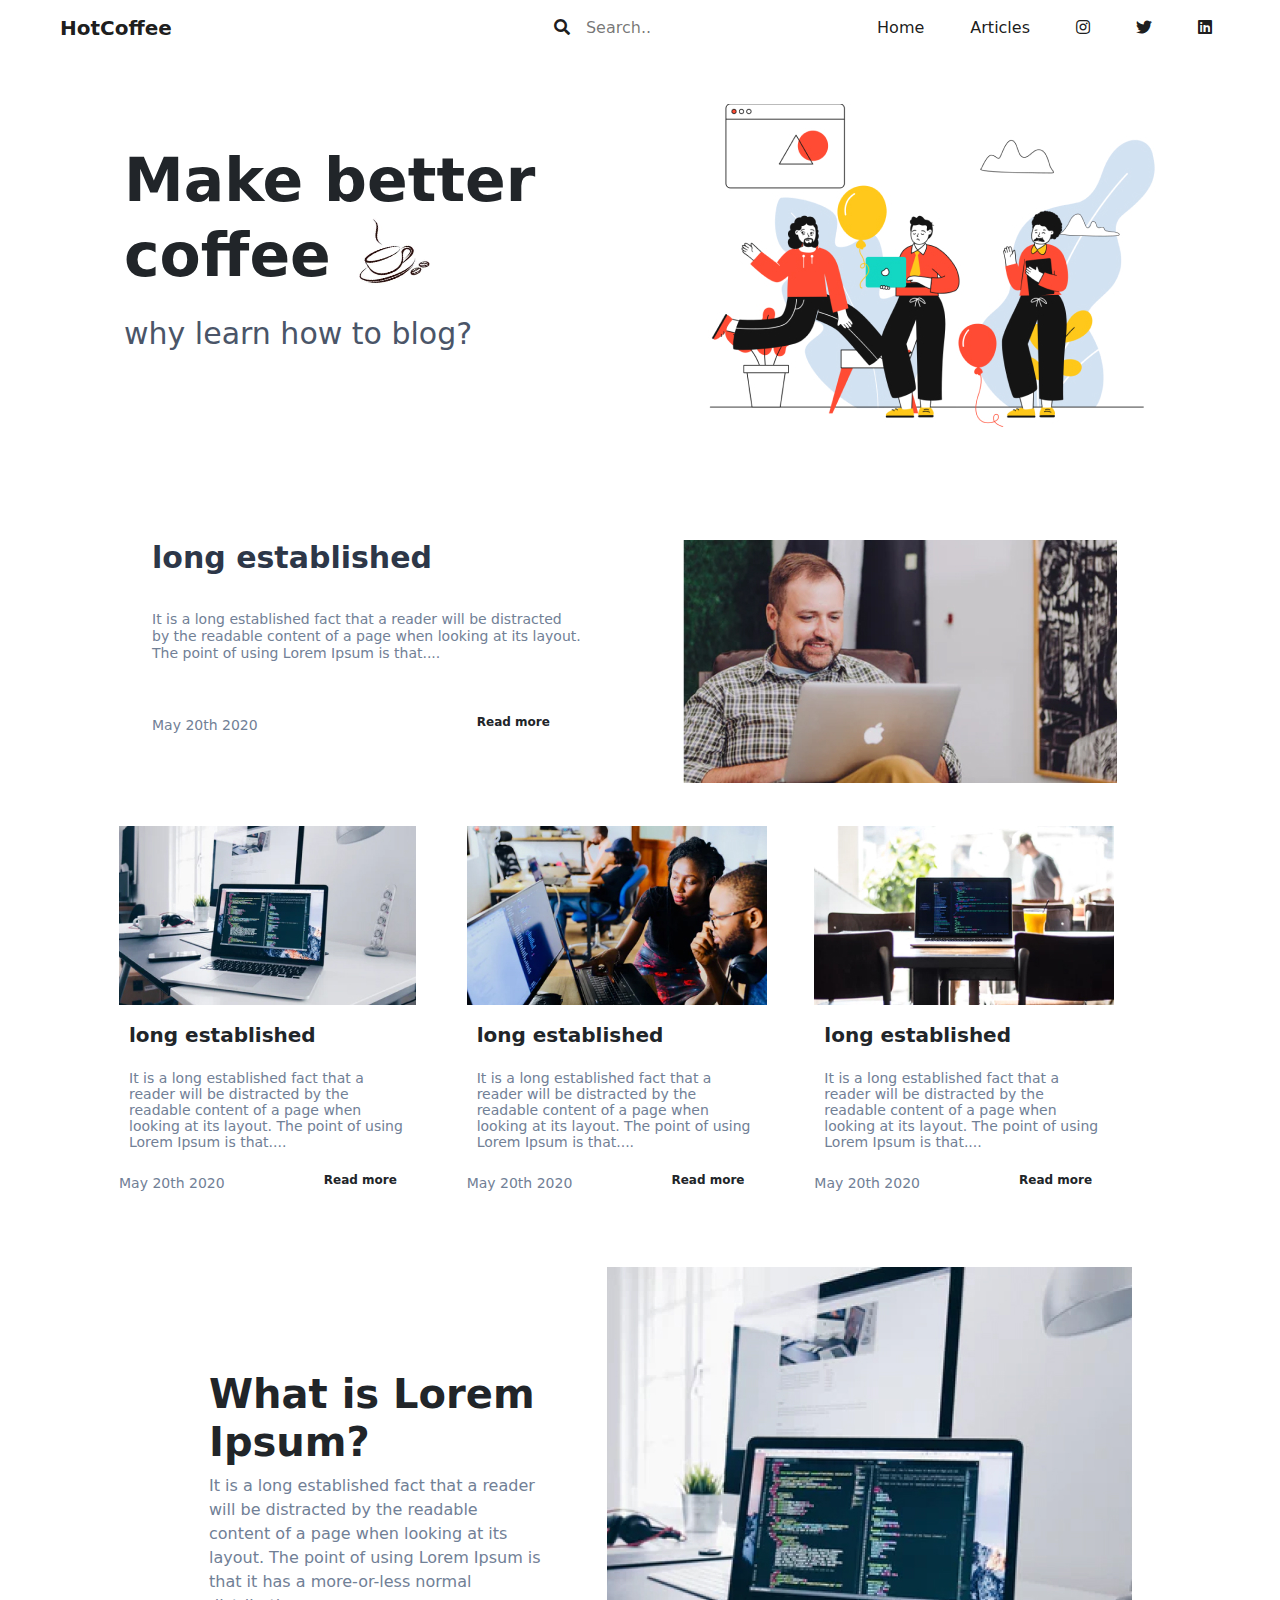
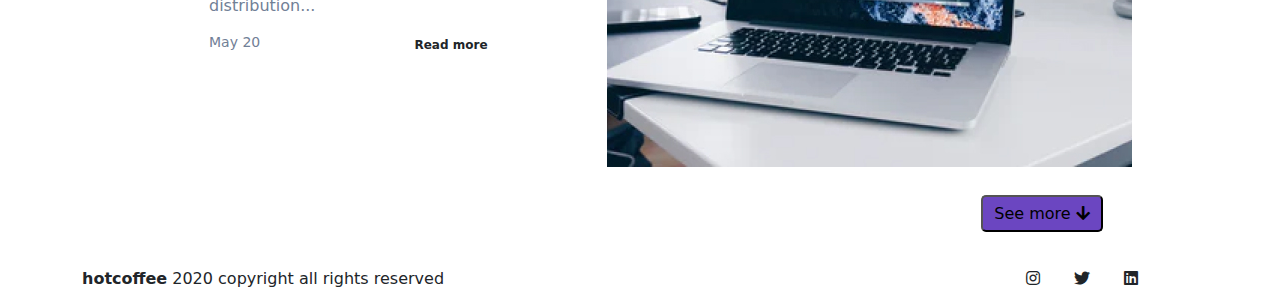
<file: minimal_blog/index.html>
<!DOCTYPE html>
<html lang="en">

<head>
    <meta charset="UTF-8">
    <meta http-equiv="X-UA-Compatible" content="IE=edge">
    <meta name="viewport" content="width=device-width, initial-scale=1.0">
    <title>Minimal blog</title>
    <link rel="stylesheet" href="bootstrap-5.1.3-dist/css/bootstrap.css">
    <link rel="stylesheet" href="main.css">
    <link href="https://fonts.googleapis.com/css2?family=Roboto:wght@400;700&display=swap" rel="stylesheet">
    <link rel="stylesheet" href="https://pro.fontawesome.com/releases/v5.10.0/css/all.css">
</head>

<body>
    <header class="header">
        <nav class="navbar navbar-expand-md navbar-light bg-white">
            <div class="container-fluid ms-5 mt-0">
                <a class="navbar-brand " href="#">HotCoffee</a>
                <button class="navbar-toggler" type="button" data-bs-toggle="collapse" data-bs-target="#navbarNav" aria-controls="navbarNav" aria-expanded="false" aria-label="Toggle navigation">
                <span class="navbar-toggler-icon"></span>
              </button>
                <div class="collapse navbar-collapse justify-content-end me-5" id="navbarNav">
                    <ul class="navbar-nav ">
                        <li class="nav-item">
                            <a class="nav-link active"><i class="fas fa-search"></i></a>
                        </li>
                        <li class="nav-item">
                            <a class="nav-link" aria-current="page" href="#">Search..</a>
                        </li>
                        <li class="nav-item">
                            <a class="nav-link active" aria-current="page" href="#">Home</a>
                        </li>
                        <li class="nav-item">
                            <a class="nav-link active" href="#">Articles</a>
                        </li>
                        <li class="nav-item">
                            <a class="nav-link active" href="#"><i class="fab fa-instagram"></i></a>
                        </li>
                        <li class="nav-item">
                            <a class="nav-link active" href="#"><i class="fab fa-twitter"></i></a>
                        </li>
                        <li class="nav-item">
                            <a class="nav-link active" href="#"><i class="fab fa-linkedin"></i></a>
                        </li>

                    </ul>
                </div>
            </div>
        </nav>
    </header>
    <div class="container-fluid">
        <div class="section1">
            <div class="row mt-5">
                <div class="col-6">
                    <h1>Make better <br> coffee
                        <img src="images/coffee.gif" alt="">
                    </h1>
                    <span>why learn how to blog?</span>
                </div>
                <div class="col-6">
                    <a href="#"><img src="images/image(1).jpg" alt=""></a>
                </div>
            </div>
        </div>
        <div class="section2">
            <div class="row">
                <div class="col-6">
                    <h2>long established</h2>
                    <p>It is a long established fact that a reader will be distracted <br> by the readable content of a page when looking at its layout. <br> The point of using Lorem Ipsum is that....</p>
                    <span>May 20th 2020</span>
                    <button class="btn btn-sm active">Read more</button>
                </div>
                <div class="col-6">
                    <img src="images/image(6).jpg" alt="">
                </div>
            </div>
        </div>
        <div class="section3">
            <div class="row">
                <div class="col-4">
                    <img src="images/image(5).jpg" alt="">
                    <h3>long established</h3>
                    <p>It is a long established fact that a <br> reader will be distracted by the <br> readable content of a page when <br> looking at its layout. The point of using <br> Lorem Ipsum is that....</p>
                    <span>May 20th 2020</span>
                    <button class="btn btn-sm active">Read more</button>
                </div>
                <div class="col-4">
                    <img src="images/image(4).jpg" alt="">
                    <h3>long established</h3>
                    <p>It is a long established fact that a <br> reader will be distracted by the <br> readable content of a page when <br> looking at its layout. The point of using <br> Lorem Ipsum is that....</p>
                    <span>May 20th 2020</span>
                    <button class="btn btn-sm active">Read more</button>
                </div>
                <div class="col-4">
                    <img src="images/image(3).jpg" alt="">
                    <h3>long established</h3>
                    <p>It is a long established fact that a <br> reader will be distracted by the <br> readable content of a page when <br> looking at its layout. The point of using <br> Lorem Ipsum is that....</p>
                    <span>May 20th 2020</span>
                    <button class="btn btn-sm active">Read more</button>
                </div>
            </div>
        </div>
        <div class="section4">
            <div class="row">
                <div class="col-6 last">
                    <h1>What is Lorem <br> Ipsum?</h1>
                    <p>It is a long established fact that a reader <br> will be distracted by the readable <br> content of a page when looking at its <br> layout. The point of using Lorem Ipsum is <br> that it has a more-or-less normal <br> distribution...</p>
                    <span>May 20</span>
                    <button class="btn btn-sm active">Read more</button>
                </div>
                <div class="col-6 last1">
                    <img src="images/image(2).jpg" alt="">
                    <button class="button">See more <i class="fa fa-arrow-down"></i></button>
                </div>
            </div>
        </div>
        <div class="container">
            <div class="footer d-flex justify-content-between">
                <div class="left">
                    <p><span>hotcoffee</span> 2020 copyright all rights reserved</p>
                </div>
                <div class="right">
                    <ul class="d-flex list-unstyled">
                        <li><a href="#" class="text-dark"><i class="fab fa-instagram"></i></a></li>
                        <li><a href="#" class="text-dark"><i class="fab fa-twitter"></i></a></li>
                        <li><a href="#" class="text-dark"><i class="fab fa-linkedin"></i></a></li>
                    </ul>
                </div>
            </div>
        </div>



    </div>




</body>

</html>
</file>
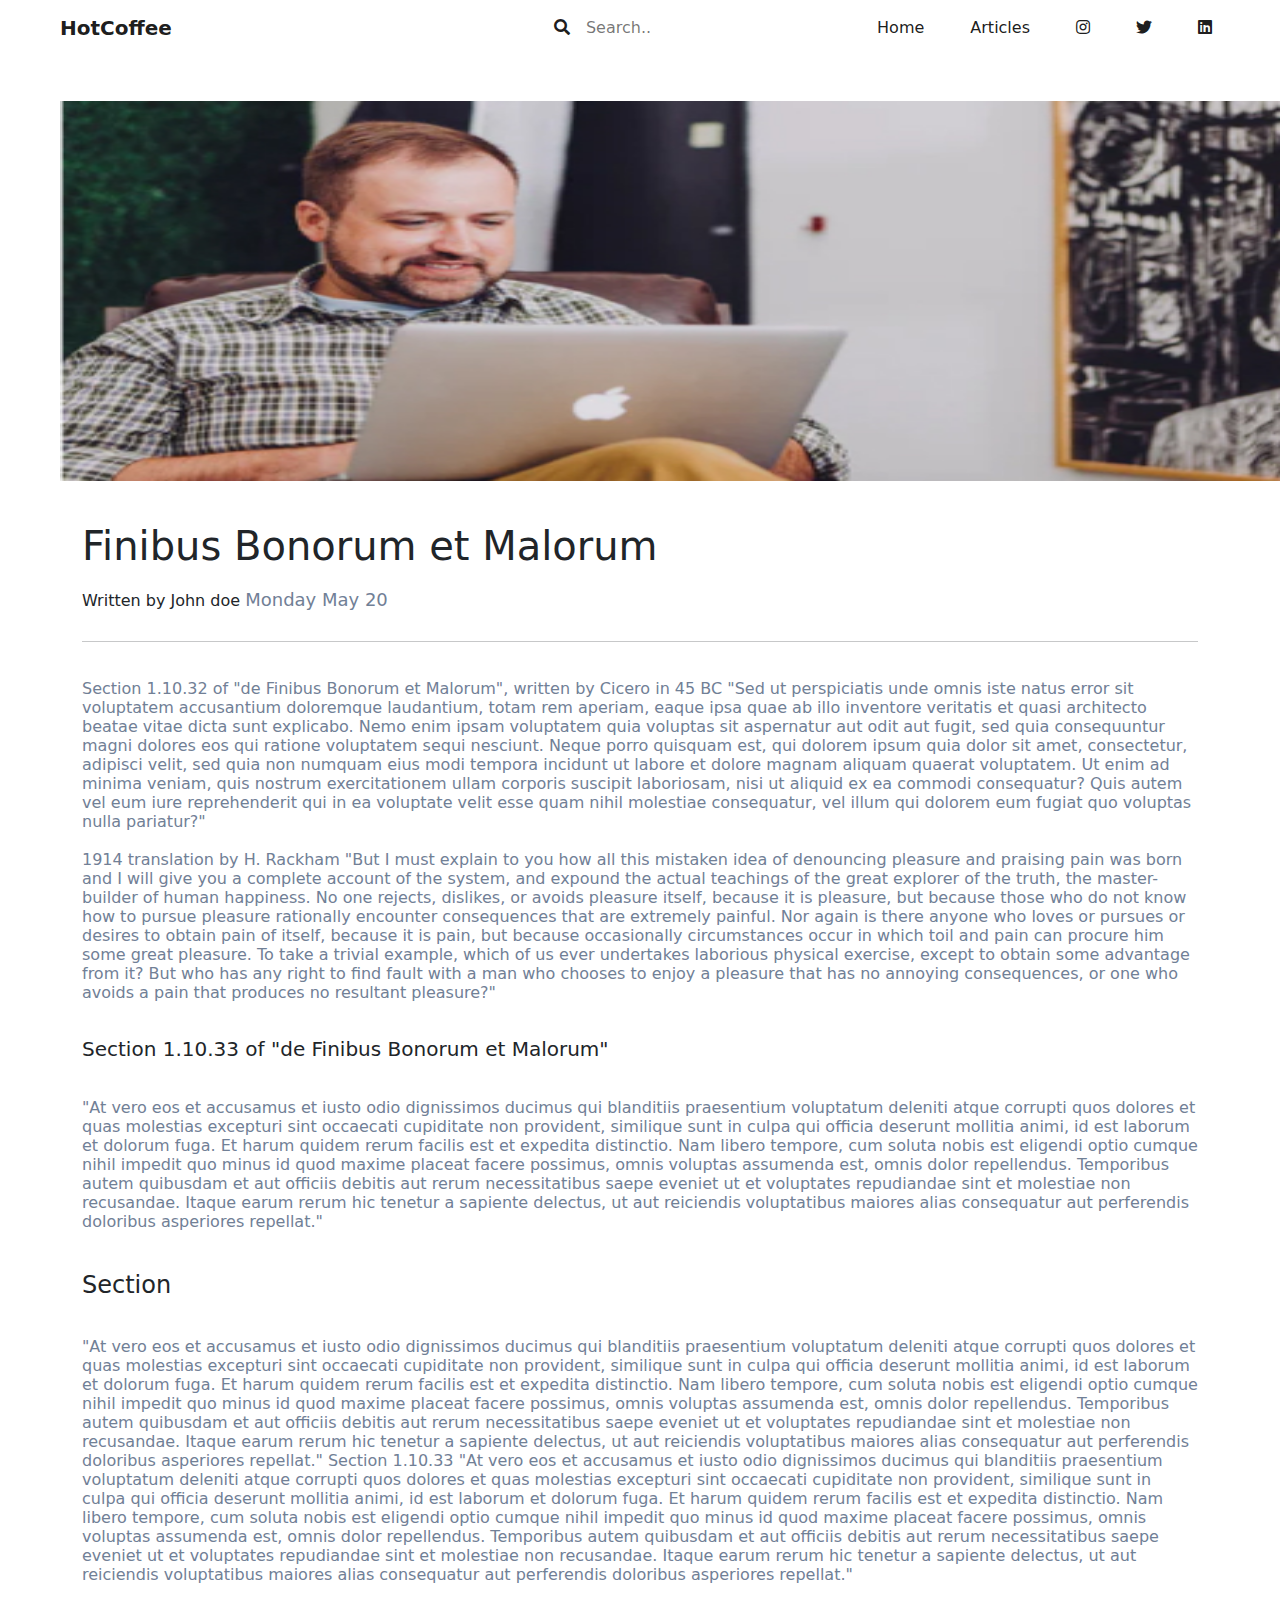
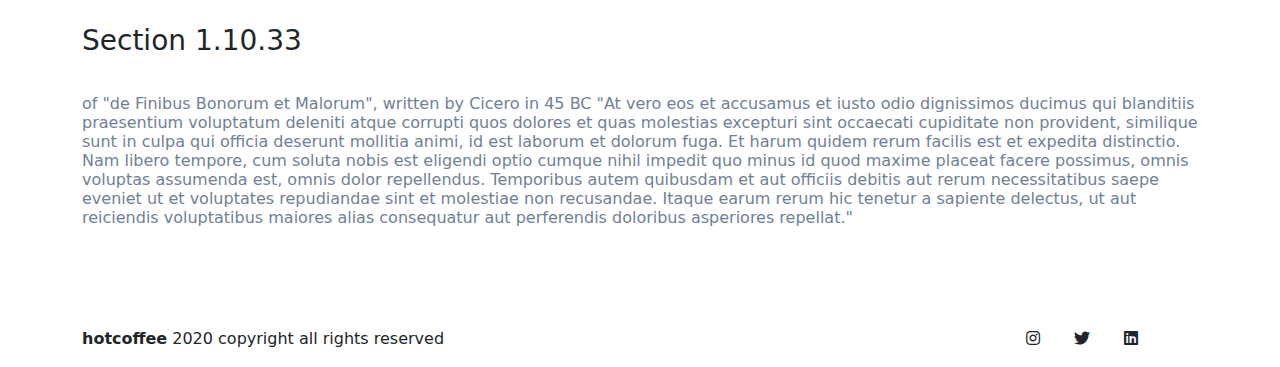
<file: minimal_blog/hero.html>
<!DOCTYPE html>
<html lang="en">

<head>
    <meta charset="UTF-8">
    <meta http-equiv="X-UA-Compatible" content="IE=edge">
    <meta name="viewport" content="width=device-width, initial-scale=1.0">
    <title>Minimal Blog</title>
    <link rel="stylesheet" href="bootstrap-5.1.3-dist/css/bootstrap.css">
    <link rel="stylesheet" href="main.css">
    <link href="https://fonts.googleapis.com/css2?family=Roboto:wght@400;700&display=swap" rel="stylesheet">
    <link rel="stylesheet" href="https://pro.fontawesome.com/releases/v5.10.0/css/all.css">
</head>

<body>
    <header class="header">
        <nav class="navbar navbar-expand-md navbar-light bg-white">
            <div class="container-fluid ms-5 mt-0">
                <a class="navbar-brand " href="#">HotCoffee</a>
                <button class="navbar-toggler" type="button" data-bs-toggle="collapse" data-bs-target="#navbarNav" aria-controls="navbarNav" aria-expanded="false" aria-label="Toggle navigation">
                <span class="navbar-toggler-icon"></span>
              </button>
                <div class="collapse navbar-collapse justify-content-end me-5" id="navbarNav">
                    <ul class="navbar-nav ">
                        <li class="nav-item">
                            <a class="nav-link active"><i class="fas fa-search"></i></a>
                        </li>
                        <li class="nav-item">
                            <a class="nav-link" aria-current="page" href="#">Search..</a>
                        </li>
                        <li class="nav-item">
                            <a class="nav-link active" aria-current="page" href="#">Home</a>
                        </li>
                        <li class="nav-item">
                            <a class="nav-link active" href="#">Articles</a>
                        </li>
                        <li class="nav-item">
                            <a class="nav-link active" href="#"><i class="fab fa-instagram"></i></a>
                        </li>
                        <li class="nav-item">
                            <a class="nav-link active" href="#"><i class="fab fa-twitter"></i></a>
                        </li>
                        <li class="nav-item">
                            <a class="nav-link active" href="#"><i class="fab fa-linkedin"></i></a>
                        </li>

                    </ul>
                </div>
            </div>
        </nav>
        <img src="images/image(6).jpg" alt="">
    </header>
    <div class="container">
        <div class="section">
            <h1>Finibus Bonorum et Malorum</h1>
            <h6>Written by John doe <span>Monday  May 20</span></h6>
            <hr>
            <p>Section 1.10.32 of "de Finibus Bonorum et Malorum", written by Cicero in 45 BC "Sed ut perspiciatis unde omnis iste natus error sit voluptatem accusantium doloremque laudantium, totam rem aperiam, eaque ipsa quae ab illo inventore veritatis
                et quasi architecto beatae vitae dicta sunt explicabo. Nemo enim ipsam voluptatem quia voluptas sit aspernatur aut odit aut fugit, sed quia consequuntur magni dolores eos qui ratione voluptatem sequi nesciunt. Neque porro quisquam est,
                qui dolorem ipsum quia dolor sit amet, consectetur, adipisci velit, sed quia non numquam eius modi tempora incidunt ut labore et dolore magnam aliquam quaerat voluptatem. Ut enim ad minima veniam, quis nostrum exercitationem ullam corporis
                suscipit laboriosam, nisi ut aliquid ex ea commodi consequatur? Quis autem vel eum iure reprehenderit qui in ea voluptate velit esse quam nihil molestiae consequatur, vel illum qui dolorem eum fugiat quo voluptas nulla pariatur?" <br>                <br> 1914 translation by H. Rackham "But I must explain to you how all this mistaken idea of denouncing pleasure and praising pain was born and I will give you a complete account of the system, and expound the actual teachings of the great
                explorer of the truth, the master-builder of human happiness. No one rejects, dislikes, or avoids pleasure itself, because it is pleasure, but because those who do not know how to pursue pleasure rationally encounter consequences that
                are extremely painful. Nor again is there anyone who loves or pursues or desires to obtain pain of itself, because it is pain, but because occasionally circumstances occur in which toil and pain can procure him some great pleasure. To
                take a trivial example, which of us ever undertakes laborious physical exercise, except to obtain some advantage from it? But who has any right to find fault with a man who chooses to enjoy a pleasure that has no annoying consequences,
                or one who avoids a pain that produces no resultant pleasure?" <br><br></p>
            <h5>Section 1.10.33 of "de Finibus Bonorum et Malorum"</h5>
            <p> "At vero eos et accusamus et iusto odio dignissimos ducimus qui blanditiis praesentium voluptatum deleniti atque corrupti quos dolores et quas molestias excepturi sint occaecati cupiditate non provident, similique sunt in culpa qui officia
                deserunt mollitia animi, id est laborum et dolorum fuga. Et harum quidem rerum facilis est et expedita distinctio. Nam libero tempore, cum soluta nobis est eligendi optio cumque nihil impedit quo minus id quod maxime placeat facere possimus,
                omnis voluptas assumenda est, omnis dolor repellendus. Temporibus autem quibusdam et aut officiis debitis aut rerum necessitatibus saepe eveniet ut et voluptates repudiandae sint et molestiae non recusandae. Itaque earum rerum hic tenetur
                a sapiente delectus, ut aut reiciendis voluptatibus maiores alias consequatur aut perferendis doloribus asperiores repellat."
            </p><br>
            <h4>Section</h4>
            <p> "At vero eos et accusamus et iusto odio dignissimos ducimus qui blanditiis praesentium voluptatum deleniti atque corrupti quos dolores et quas molestias excepturi sint occaecati cupiditate non provident, similique sunt in culpa qui officia
                deserunt mollitia animi, id est laborum et dolorum fuga. Et harum quidem rerum facilis est et expedita distinctio. Nam libero tempore, cum soluta nobis est eligendi optio cumque nihil impedit quo minus id quod maxime placeat facere possimus,
                omnis voluptas assumenda est, omnis dolor repellendus. Temporibus autem quibusdam et aut officiis debitis aut rerum necessitatibus saepe eveniet ut et voluptates repudiandae sint et molestiae non recusandae. Itaque earum rerum hic tenetur
                a sapiente delectus, ut aut reiciendis voluptatibus maiores alias consequatur aut perferendis doloribus asperiores repellat." Section 1.10.33 "At vero eos et accusamus et iusto odio dignissimos ducimus qui blanditiis praesentium voluptatum
                deleniti atque corrupti quos dolores et quas molestias excepturi sint occaecati cupiditate non provident, similique sunt in culpa qui officia deserunt mollitia animi, id est laborum et dolorum fuga. Et harum quidem rerum facilis est et
                expedita distinctio. Nam libero tempore, cum soluta nobis est eligendi optio cumque nihil impedit quo minus id quod maxime placeat facere possimus, omnis voluptas assumenda est, omnis dolor repellendus. Temporibus autem quibusdam et aut
                officiis debitis aut rerum necessitatibus saepe eveniet ut et voluptates repudiandae sint et molestiae non recusandae. Itaque earum rerum hic tenetur a sapiente delectus, ut aut reiciendis voluptatibus maiores alias consequatur aut perferendis
                doloribus asperiores repellat."</p><br>
            <h3>Section 1.10.33</h3>
            <p>of "de Finibus Bonorum et Malorum", written by Cicero in 45 BC "At vero eos et accusamus et iusto odio dignissimos ducimus qui blanditiis praesentium voluptatum deleniti atque corrupti quos dolores et quas molestias excepturi sint occaecati
                cupiditate non provident, similique sunt in culpa qui officia deserunt mollitia animi, id est laborum et dolorum fuga. Et harum quidem rerum facilis est et expedita distinctio. Nam libero tempore, cum soluta nobis est eligendi optio cumque
                nihil impedit quo minus id quod maxime placeat facere possimus, omnis voluptas assumenda est, omnis dolor repellendus. Temporibus autem quibusdam et aut officiis debitis aut rerum necessitatibus saepe eveniet ut et voluptates repudiandae
                sint et molestiae non recusandae. Itaque earum rerum hic tenetur a sapiente delectus, ut aut reiciendis voluptatibus maiores alias consequatur aut perferendis doloribus asperiores repellat."</p>
        </div>

        <div class="footer d-flex justify-content-between">
            <div class="left">
                <p><span>hotcoffee</span> 2020 copyright all rights reserved</p>
            </div>
            <div class="right">
                <ul class="d-flex list-unstyled">
                    <li><a href="#" class="text-dark"><i class="fab fa-instagram"></i></a></li>
                    <li><a href="#" class="text-dark"><i class="fab fa-twitter"></i></a></li>
                    <li><a href="#" class="text-dark"><i class="fab fa-linkedin"></i></a></li>
                </ul>
            </div>
        </div>

    </div>

</body>

</html>
</file>
<file: minimal_blog/main.css>
* {
    padding: 0;
    margin: 0;
    box-sizing: border-box;
}

.container-fluid .navbar-brand {
    font-weight: 700;
    font-size: 20px;
}

.collapse ul li {
    padding-left: 30px;
}

.collapse ul li:nth-child(2) {
    padding: 0 180px 0 0;
}

.section1>.row {
    margin-left: 100px;
}

.section1 h1 {
    font-weight: 700;
    font-size: 60px;
    line-height: 72px;
    margin-top: 40px;
}

.section1 h1 img {
    width: 70px;
    height: 67px;
    margin-bottom: 20px;
    transform: rotate(-20deg);
}

.section1 .col-6>span {
    color: #4A5568;
    font-size: 30px;
}

.section2>.row {
    padding: 113px 78px 43px 140px;
}

.section2 h2 {
    color: #2D3748;
    font-size: 30px;
    font-weight: bold;
}

.section2 p {
    color: #718096;
    font-size: 14px;
    line-height: 17px;
    padding: 27px 0 30px 0;
}

.section2 span,
.section3 span,
.section4 span {
    color: #718096;
    font-size: 14px;
    line-height: 17px;
}

.section2 a img {
    width: 433px;
    height: 243px;
}

.btn {
    margin-left: 205px;
    padding-bottom: 10px;
    font-weight: bold;
    font-size: 12px;
}

.section3>.row {
    margin-left: 95px;
    padding-right: 130px;
}

.section3 h3 {
    font-weight: 700;
    font-size: 20px;
    line-height: 24px;
    padding: 18px 0 15px 0;
    margin-left: 10px;
}

.section3 p {
    color: #718096;
    font-size: 14px;
    line-height: 16px;
    margin-left: 10px;
}

.section3 .btn {
    margin-left: 85px;
    font-weight: bold;
    font-size: 12px;
}

.section4>.row {
    margin: 67px 90px 0 0;
}

.section4 .last {
    display: flex;
    justify-content: center;
    flex-direction: column;
    padding-left: 197px;
}

.section4 .last h1 {
    font-weight: 700;
    font-size: 40px;
    line-height: 48px;
}

.section4 .last p {
    color: #718096;
}

.section4 .btn {
    margin: -20px 0 0 110px;
}

.section4 .last1 {
    position: relative;
}

.section4 .button {
    background-color: #6B46C1;
    margin-top: 31px;
    outline: none;
    border-radius: 5px;
    width: 122px;
    height: 37px;
    position: absolute;
    right: 75px;
    bottom: -65px;
}

.footer {
    margin-top: 100px;
}

.footer span {
    font-weight: 700;
}

.footer ul {
    margin-right: 60px;
}

.footer ul li {
    padding-left: 34px;
}


/*hero.html */

.header img {
    width: 1230px;
    height: 380px;
    margin-top: 45px;
    margin-left: 60px;
}

.section h1 {
    margin: 41px 0 19px 0;
}

.section h6 {
    margin-bottom: 30px;
}

.section span {
    font-weight: normal;
    color: #718096;
    font-size: 18px;
    line-height: 22px;
}

.section p {
    color: #718096;
    font-size: 16px;
    line-height: 19px;
    margin-top: 37px;
}
</file>
